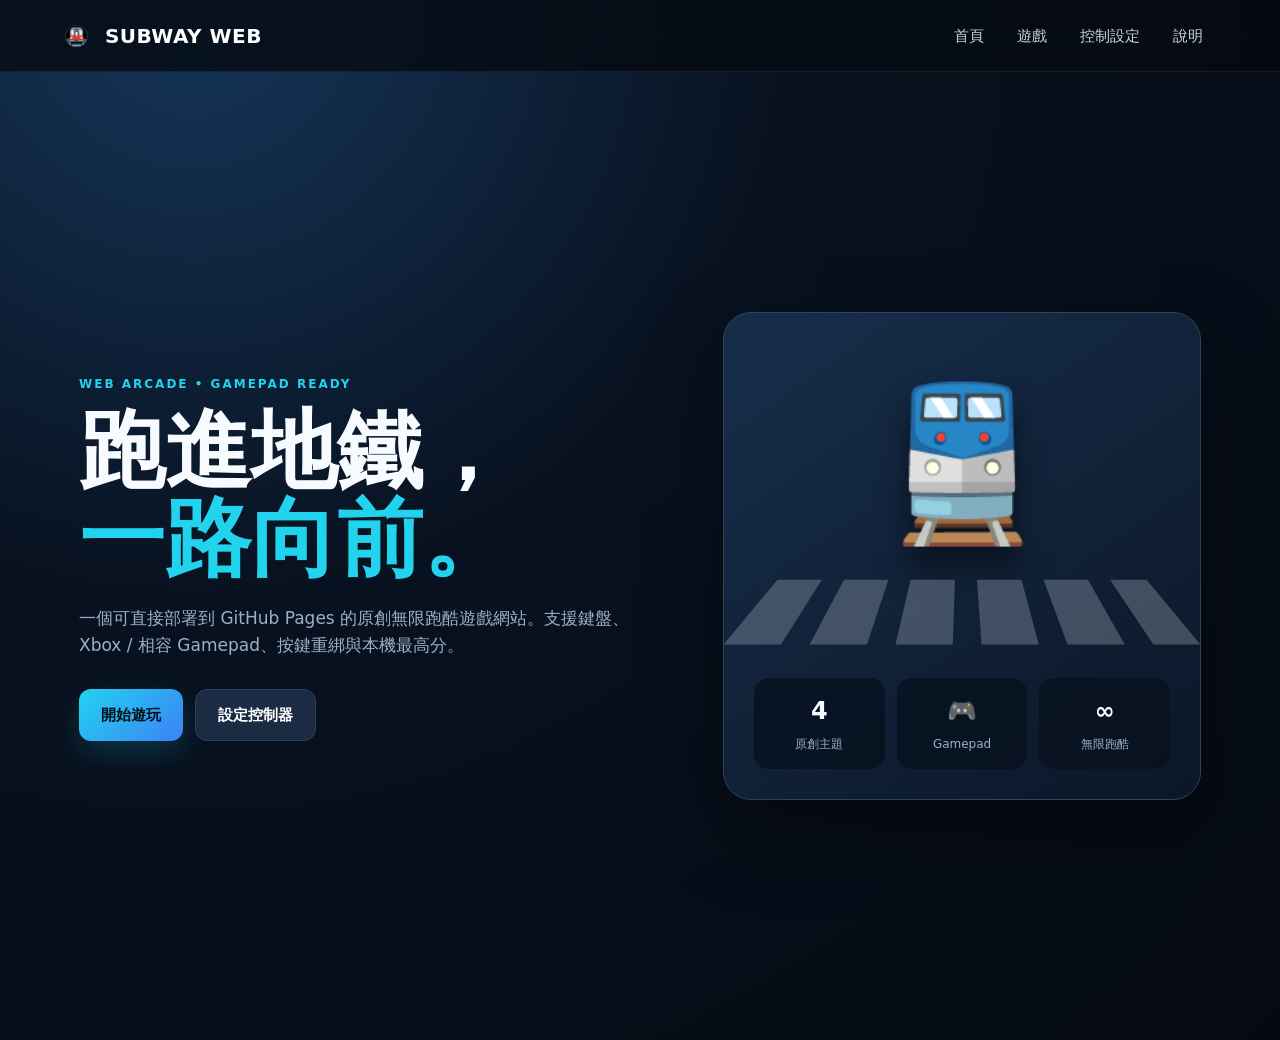
<file: index.html>
<!doctype html>
<html lang="zh-Hant">
<head>
  <meta charset="utf-8">
  <meta name="viewport" content="width=device-width,initial-scale=1">
  <meta name="theme-color" content="#101827">
  <title>Subway Web Arcade</title>
  <link rel="stylesheet" href="assets/css/style.css">
</head>
<body>
<header class="topbar">
  <a class="brand" href="#home"><span>🚇</span> SUBWAY WEB</a>
  <nav>
    <button data-page="home">首頁</button>
    <button data-page="games">遊戲</button>
    <button data-page="settings">控制設定</button>
    <button data-page="about">說明</button>
  </nav>
  <button id="mobileMenu" class="icon-btn">☰</button>
</header>

<main>
  <section id="page-home" class="page active">
    <div class="hero">
      <div class="hero-copy">
        <span class="eyebrow">WEB ARCADE • GAMEPAD READY</span>
        <h1>跑進地鐵，<br><span>一路向前。</span></h1>
        <p>一個可直接部署到 GitHub Pages 的原創無限跑酷遊戲網站。支援鍵盤、Xbox / 相容 Gamepad、按鍵重綁與本機最高分。</p>
        <div class="hero-actions">
          <button class="primary" data-page="games">開始遊玩</button>
          <button class="secondary" data-page="settings">設定控制器</button>
        </div>
      </div>
      <div class="hero-card">
        <div class="hero-train">🚆</div>
        <div class="hero-track"></div>
        <div class="hero-stats">
          <div><b>4</b><span>原創主題</span></div>
          <div><b>🎮</b><span>Gamepad</span></div>
          <div><b>∞</b><span>無限跑酷</span></div>
        </div>
      </div>
    </div>
  </section>

  <section id="page-games" class="page">
    <div class="section-head">
      <div><span class="eyebrow">CHOOSE A WORLD</span><h2>選擇跑酷主題</h2></div>
      <div id="globalPad" class="status-pill">🎮 未偵測到控制器</div>
    </div>
    <div id="gameGrid" class="game-grid"></div>
  </section>

  <section id="page-settings" class="page">
    <div class="section-head"><div><span class="eyebrow">CONTROL CENTER</span><h2>控制設定</h2></div></div>
    <div class="settings-layout">
      <div class="panel">
        <h3>⌨️ 鍵盤</h3>
        <p class="muted">點擊按鍵後，再按下新的鍵。設定會自動保存。</p>
        <div id="keyBindings"></div>
        <button id="resetKeys" class="secondary wide">恢復預設</button>
      </div>
      <div class="panel">
        <h3>🎮 Xbox / Gamepad</h3>
        <p id="padInfo" class="muted">等待控制器連接……</p>
        <div id="padBindings"></div>
        <div class="controller-diagram">
          <div class="stick">L<br><small>← →</small></div>
          <div class="face"><b>Y</b><b>X</b><b>A</b><b>B</b></div>
        </div>
      </div>
    </div>
  </section>

  <section id="page-about" class="page">
    <div class="panel about">
      <span class="eyebrow">ABOUT</span>
      <h2>Subway Web Arcade</h2>
      <p>這個專案使用原生 HTML、CSS、JavaScript 與 Canvas 製作，不需要 Node.js 或資料庫即可部署到 GitHub Pages。</p>
      <h3>控制</h3>
      <ul>
        <li>左右：切換軌道</li><li>跳躍：跨越低障礙</li><li>滑行：通過高障礙</li>
        <li>Esc / Start：暫停</li><li>R：死亡後重新開始</li>
      </ul>
      <h3>重要</h3>
      <p>本專案使用原創的程式化圖形與音效，不包含官方 Subway Surfers 的遊戲檔、角色、貼圖或音樂。主題名稱也可自行修改。</p>
    </div>
  </section>
</main>

<div id="modal" class="modal hidden">
  <div class="modal-card">
    <button id="closeModal" class="modal-close">×</button>
    <h2 id="modalTitle"></h2>
    <p id="modalText"></p>
    <button id="modalOk" class="primary">知道了</button>
  </div>
</div>

<script type="module" src="assets/js/app.js"></script>
</body>
</html>
</file>
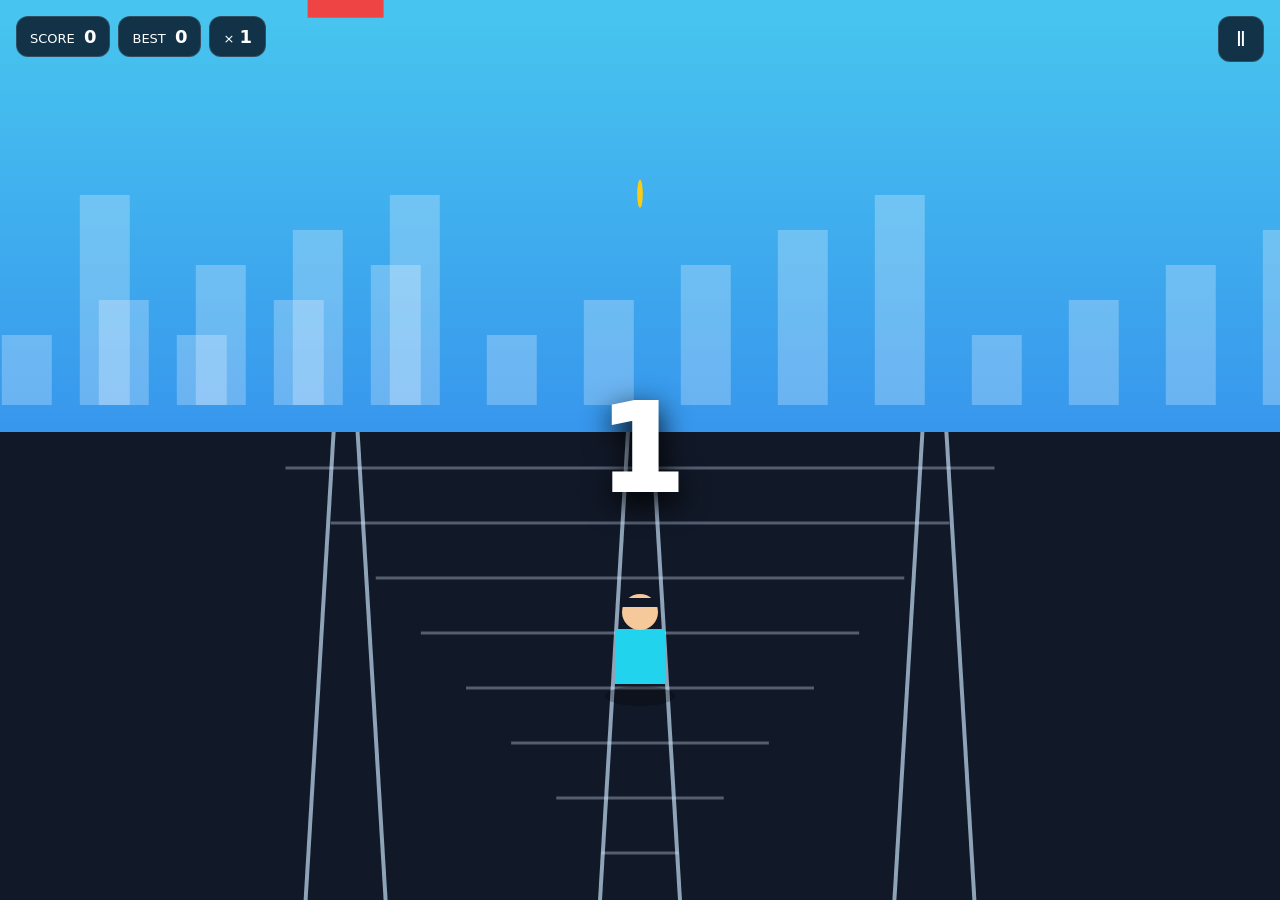
<file: game.html>
<!doctype html>
<html lang="zh-Hant">
<head>
<meta charset="utf-8">
<meta name="viewport" content="width=device-width,initial-scale=1,maximum-scale=1,user-scalable=no">
<meta name="theme-color" content="#07111f">
<title>Subway Web Arcade - Game</title>
<link rel="stylesheet" href="assets/css/game.css">
</head>
<body>
<div id="gameRoot">
  <canvas id="gameCanvas"></canvas>
  <div class="hud">
    <div class="hud-left">
      <div class="hud-chip">SCORE <b id="score">0</b></div>
      <div class="hud-chip">BEST <b id="best">0</b></div>
      <div class="hud-chip">×<b id="multiplier">1</b></div>
    </div>
    <button id="pauseBtn" class="hud-btn">Ⅱ</button>
  </div>
  <div id="countdown" class="countdown hidden"></div>
  <div id="pauseOverlay" class="overlay hidden">
    <div class="overlay-card">
      <span class="eyebrow">PAUSED</span><h1>遊戲暫停</h1>
      <button id="resumeBtn" class="primary">繼續</button>
      <button id="restartBtn" class="secondary">重新開始</button>
      <button id="backBtn" class="ghost">返回選單</button>
    </div>
  </div>
  <div id="gameOver" class="overlay hidden">
    <div class="overlay-card">
      <span class="eyebrow">RUN OVER</span><h1>跑完了！</h1>
      <div class="final-score"><small>SCORE</small><b id="finalScore">0</b></div>
      <p id="newBest" class="new-best hidden">🏆 新紀錄！</p>
      <button id="againBtn" class="primary">再跑一次</button>
      <button id="gameBackBtn" class="ghost">返回選單</button>
    </div>
  </div>
  <div id="touchControls" class="touch-controls">
    <button data-touch="left">←</button>
    <button data-touch="jump">↑</button>
    <button data-touch="slide">↓</button>
    <button data-touch="right">→</button>
  </div>
</div>
<script type="module" src="assets/js/game.js"></script>
</body>
</html>
</file>
<file: assets/css/style.css>
:root{
  --bg:#08111f;--panel:#101d31;--panel2:#14243c;--text:#f7fbff;--muted:#9bb0c8;
  --accent:#22d3ee;--accent2:#8b5cf6;--green:#34d399;--danger:#fb7185;
}
*{box-sizing:border-box}html{scroll-behavior:smooth}body{margin:0;background:radial-gradient(circle at 15% 0%,#15365a 0,#08111f 40%,#050a12 100%);color:var(--text);font:15px/1.6 system-ui,-apple-system,BlinkMacSystemFont,"Segoe UI",sans-serif;min-height:100vh}
button,a{font:inherit}.topbar{height:72px;padding:0 5vw;display:flex;align-items:center;justify-content:space-between;position:sticky;top:0;z-index:20;background:rgba(5,10,18,.8);backdrop-filter:blur(14px);border-bottom:1px solid rgba(255,255,255,.07)}
.brand{color:white;text-decoration:none;font-weight:900;letter-spacing:.5px;font-size:20px}.brand span{margin-right:8px}nav{display:flex;gap:7px}nav button,.icon-btn{background:none;border:0;color:#c8d5e4;padding:10px 13px;border-radius:10px;cursor:pointer}nav button:hover,.icon-btn:hover{background:#15263d;color:white}.icon-btn{display:none;font-size:22px}
main{max-width:1250px;margin:auto}.page{display:none;padding:70px 5vw}.page.active{display:block}.hero{min-height:calc(100vh - 72px);display:grid;grid-template-columns:1.1fr .9fr;align-items:center;gap:60px}.eyebrow{font-size:12px;font-weight:900;letter-spacing:2px;color:var(--accent)}h1{font-size:clamp(46px,7vw,86px);line-height:1.02;margin:12px 0 22px}h1 span{color:var(--accent)}h2{font-size:42px;line-height:1.1;margin:7px 0 20px}h3{margin-top:0}.hero-copy p{max-width:650px;color:var(--muted);font-size:17px}.hero-actions{display:flex;gap:12px;margin-top:30px}.primary,.secondary,.ghost{border:0;border-radius:12px;padding:13px 22px;cursor:pointer;font-weight:800}.primary{background:linear-gradient(135deg,var(--accent),#3b82f6);color:#021018;box-shadow:0 12px 30px rgba(34,211,238,.18)}.secondary{background:#1a2b43;color:white;border:1px solid #29425f}.ghost{background:transparent;color:#cbd8e6}.wide{width:100%;margin-top:15px}
.hero-card{background:linear-gradient(145deg,#162e4b,#0c1627);border:1px solid #29445f;border-radius:28px;padding:30px;box-shadow:0 30px 80px #0006;overflow:hidden}.hero-train{font-size:150px;text-align:center;filter:drop-shadow(0 20px 15px #0008);animation:bob 2.5s ease-in-out infinite}.hero-track{height:90px;margin-top:-20px;background:repeating-linear-gradient(90deg,#8b99a8 0 50px,transparent 50px 75px);opacity:.4;transform:perspective(250px) rotateX(45deg)}.hero-stats{display:grid;grid-template-columns:repeat(3,1fr);gap:12px;margin-top:25px}.hero-stats div{background:#07111fcc;border-radius:15px;padding:14px;text-align:center}.hero-stats b{display:block;font-size:24px}.hero-stats span{color:var(--muted);font-size:12px}
.section-head{display:flex;align-items:end;justify-content:space-between;gap:20px;margin-bottom:30px}.status-pill{padding:9px 13px;background:#101d31;border:1px solid #29425f;border-radius:999px;color:#9bb0c8}.game-grid{display:grid;grid-template-columns:repeat(4,1fr);gap:18px}.game-card{background:linear-gradient(160deg,#14243a,#0d1727);border:1px solid #243b55;border-radius:20px;overflow:hidden;transition:.2s;box-shadow:0 12px 30px #0003}.game-card:hover{transform:translateY(-5px);border-color:#3b617f}.game-art{height:190px;padding:20px;display:flex;align-items:end;position:relative;overflow:hidden}.game-art:after{content:"";position:absolute;inset:auto -20% 15px;height:4px;background:#dbeafe66;transform:rotate(-5deg)}.game-icon{font-size:65px;position:relative;z-index:1}.game-card-body{padding:18px}.game-card h3{margin:0 0 4px;font-size:22px}.game-card p{margin:0 0 15px;color:var(--muted);min-height:48px}.game-card button{width:100%}
.art-classic{background:linear-gradient(135deg,#0ea5e9,#0f766e)}.art-neon{background:linear-gradient(135deg,#7c3aed,#db2777)}.art-sunset{background:linear-gradient(135deg,#f97316,#e11d48)}.art-frost{background:linear-gradient(135deg,#0284c7,#4f46e5)}
.settings-layout{display:grid;grid-template-columns:1fr 1fr;gap:20px}.panel{background:linear-gradient(160deg,#111f33,#0b1423);border:1px solid #263e58;border-radius:20px;padding:25px;box-shadow:0 15px 35px #0003}.muted{color:var(--muted)}.bind-row{display:flex;align-items:center;justify-content:space-between;padding:13px 0;border-bottom:1px solid #ffffff0d}.bind-row:last-child{border:0}.bind-action{color:#d9e4ef}.bind-key{min-width:90px;background:#1c3049;border:1px solid #31516f;color:white;border-radius:9px;padding:8px 12px;cursor:pointer;font-weight:800}.bind-key.waiting{outline:2px solid var(--accent);animation:pulse 1s infinite}.controller-diagram{display:flex;align-items:center;justify-content:center;gap:45px;margin-top:25px;padding:25px;background:#07111f;border-radius:15px}.stick{width:80px;height:80px;border-radius:50%;border:2px solid #45627e;display:grid;place-items:center;text-align:center}.face{display:grid;grid-template-columns:repeat(2,55px);gap:10px}.face b{width:45px;height:45px;border-radius:50%;background:#203852;display:grid;place-items:center}
.modal{position:fixed;inset:0;background:#0009;display:grid;place-items:center;z-index:100;padding:20px}.modal.hidden{display:none}.modal-card{max-width:450px;background:#101d31;border:1px solid #31516f;border-radius:20px;padding:28px;position:relative;box-shadow:0 30px 80px #0008}.modal-close{position:absolute;right:12px;top:8px;background:none;border:0;color:white;font-size:28px;cursor:pointer}
@keyframes bob{50%{transform:translateY(-10px)}}@keyframes pulse{50%{box-shadow:0 0 0 6px #22d3ee22}}
@media(max-width:950px){.game-grid{grid-template-columns:repeat(2,1fr)}.hero{grid-template-columns:1fr}.settings-layout{grid-template-columns:1fr}.hero-card{max-width:600px;width:100%;margin:auto}}
@media(max-width:650px){nav{display:none}.topbar.menu-open nav{display:flex;position:absolute;top:72px;left:0;right:0;background:#07111f;padding:10px;flex-direction:column}.icon-btn{display:block}.page{padding:45px 18px}.game-grid{grid-template-columns:1fr}.hero{min-height:auto;padding:30px 0 60px}.hero-card{display:none}.section-head{align-items:start;flex-direction:column}}
</file>
<file: assets/css/game.css>
:root{--cyan:#22d3ee;--text:#fff}*{box-sizing:border-box}html,body{margin:0;width:100%;height:100%;overflow:hidden;background:#07111f;color:var(--text);font-family:system-ui,sans-serif;touch-action:none}#gameRoot{position:fixed;inset:0}canvas{display:block;width:100%;height:100%}.hud{position:fixed;top:16px;left:16px;right:16px;display:flex;justify-content:space-between;align-items:start;z-index:10;pointer-events:none}.hud-left{display:flex;gap:8px;flex-wrap:wrap}.hud-chip,.hud-btn{background:#06101dcc;border:1px solid #ffffff22;color:white;border-radius:12px;padding:9px 13px;backdrop-filter:blur(8px);font-size:13px}.hud-chip b{font-size:18px;margin-left:5px}.hud-btn{pointer-events:auto;cursor:pointer;font-size:20px;width:46px;height:46px}.overlay{position:fixed;inset:0;background:#020711aa;display:grid;place-items:center;z-index:30;padding:20px}.hidden{display:none!important}.overlay-card{width:min(420px,100%);background:#0c1829ee;border:1px solid #31516f;border-radius:22px;padding:35px;text-align:center;box-shadow:0 30px 80px #0009}.overlay-card h1{font-size:48px;margin:8px 0 20px}.overlay-card button{width:100%;margin-top:10px;padding:13px;border-radius:12px;border:0;cursor:pointer;font-weight:800}.primary{background:linear-gradient(135deg,var(--cyan),#3b82f6);color:#021018}.secondary{background:#1a2b43;color:white}.ghost{background:transparent;color:#cbd8e6}.eyebrow{color:var(--cyan);letter-spacing:2px;font-size:12px;font-weight:900}.countdown{position:fixed;inset:0;display:grid;place-items:center;z-index:25;font-size:120px;font-weight:1000;text-shadow:0 10px 30px #000}.final-score{margin:15px 0 5px}.final-score small{display:block;color:#9bb0c8;letter-spacing:2px}.final-score b{font-size:62px}.new-best{color:#facc15;font-weight:900}.touch-controls{position:fixed;left:50%;bottom:18px;transform:translateX(-50%);display:none;gap:8px;z-index:15}.touch-controls button{width:58px;height:58px;border-radius:15px;border:1px solid #ffffff33;background:#07111dcc;color:white;font-size:24px}@media(max-width:800px){.touch-controls{display:flex}}
</file>
